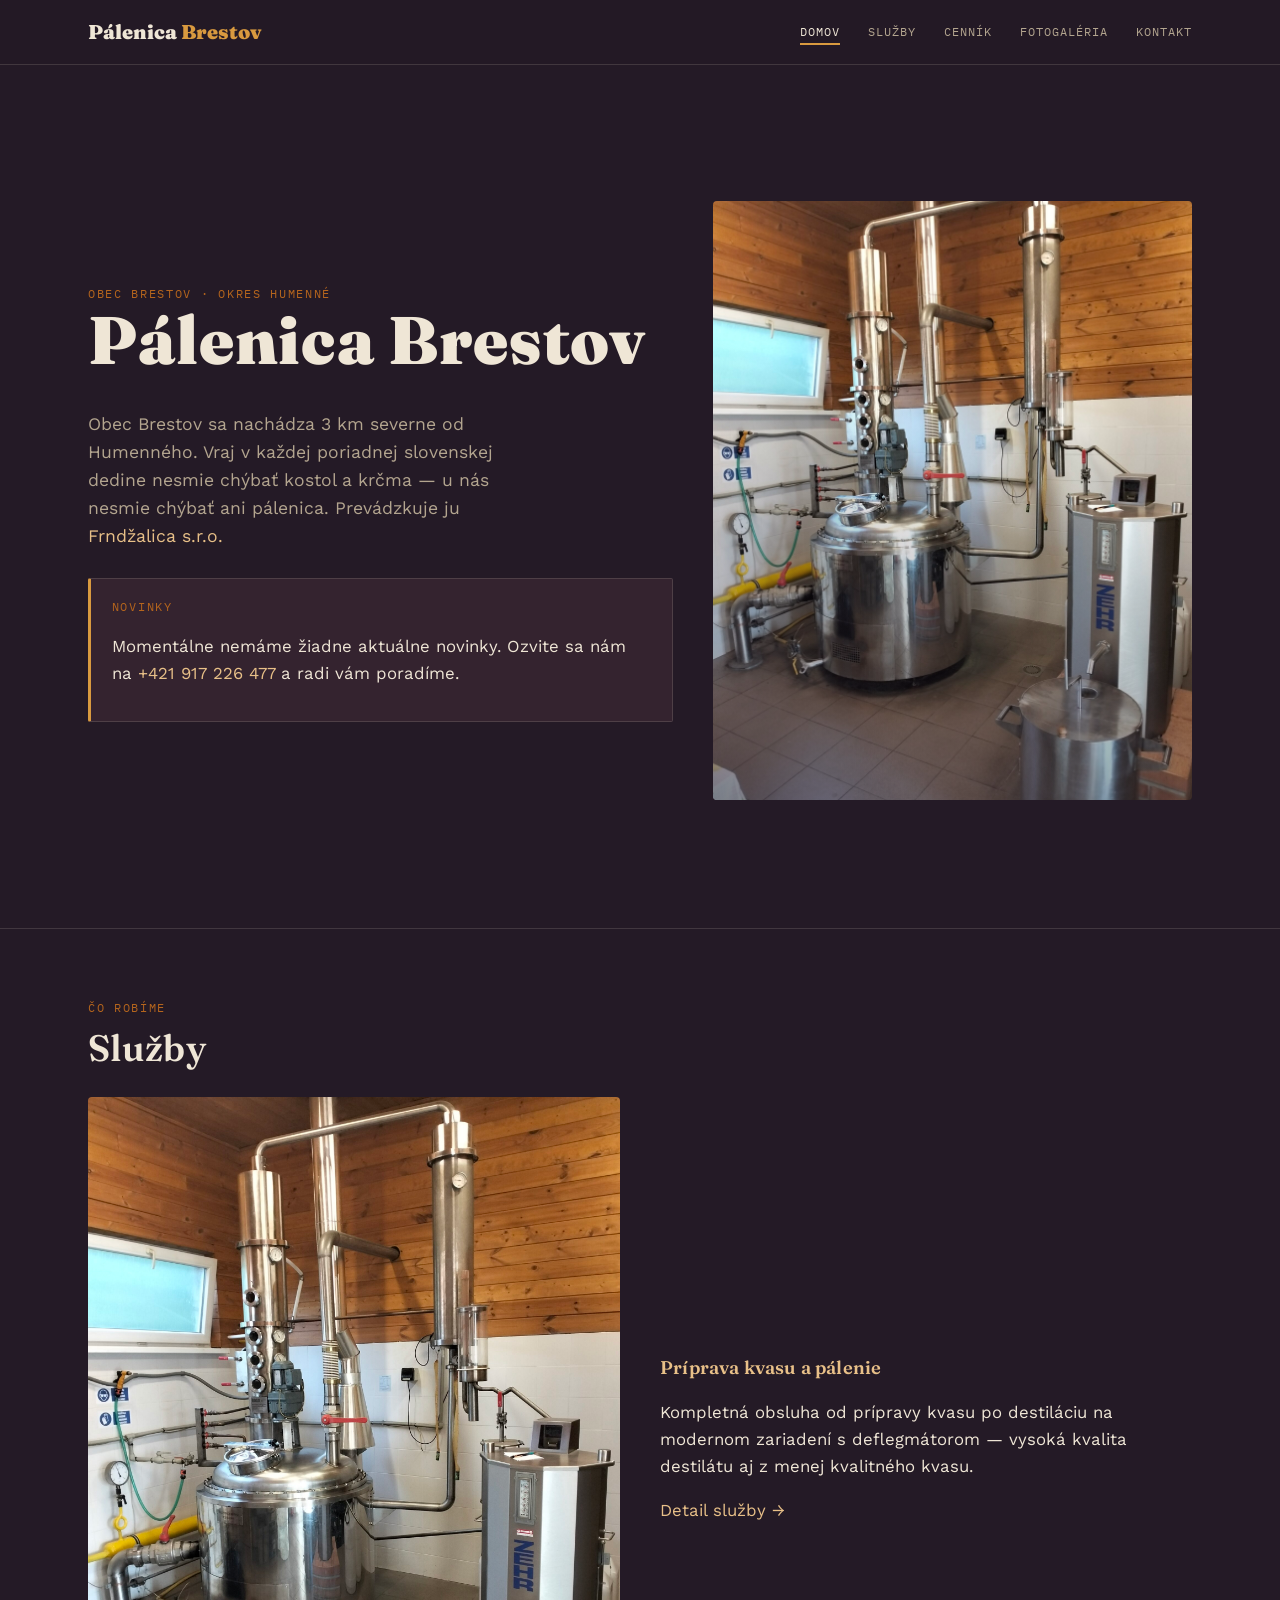
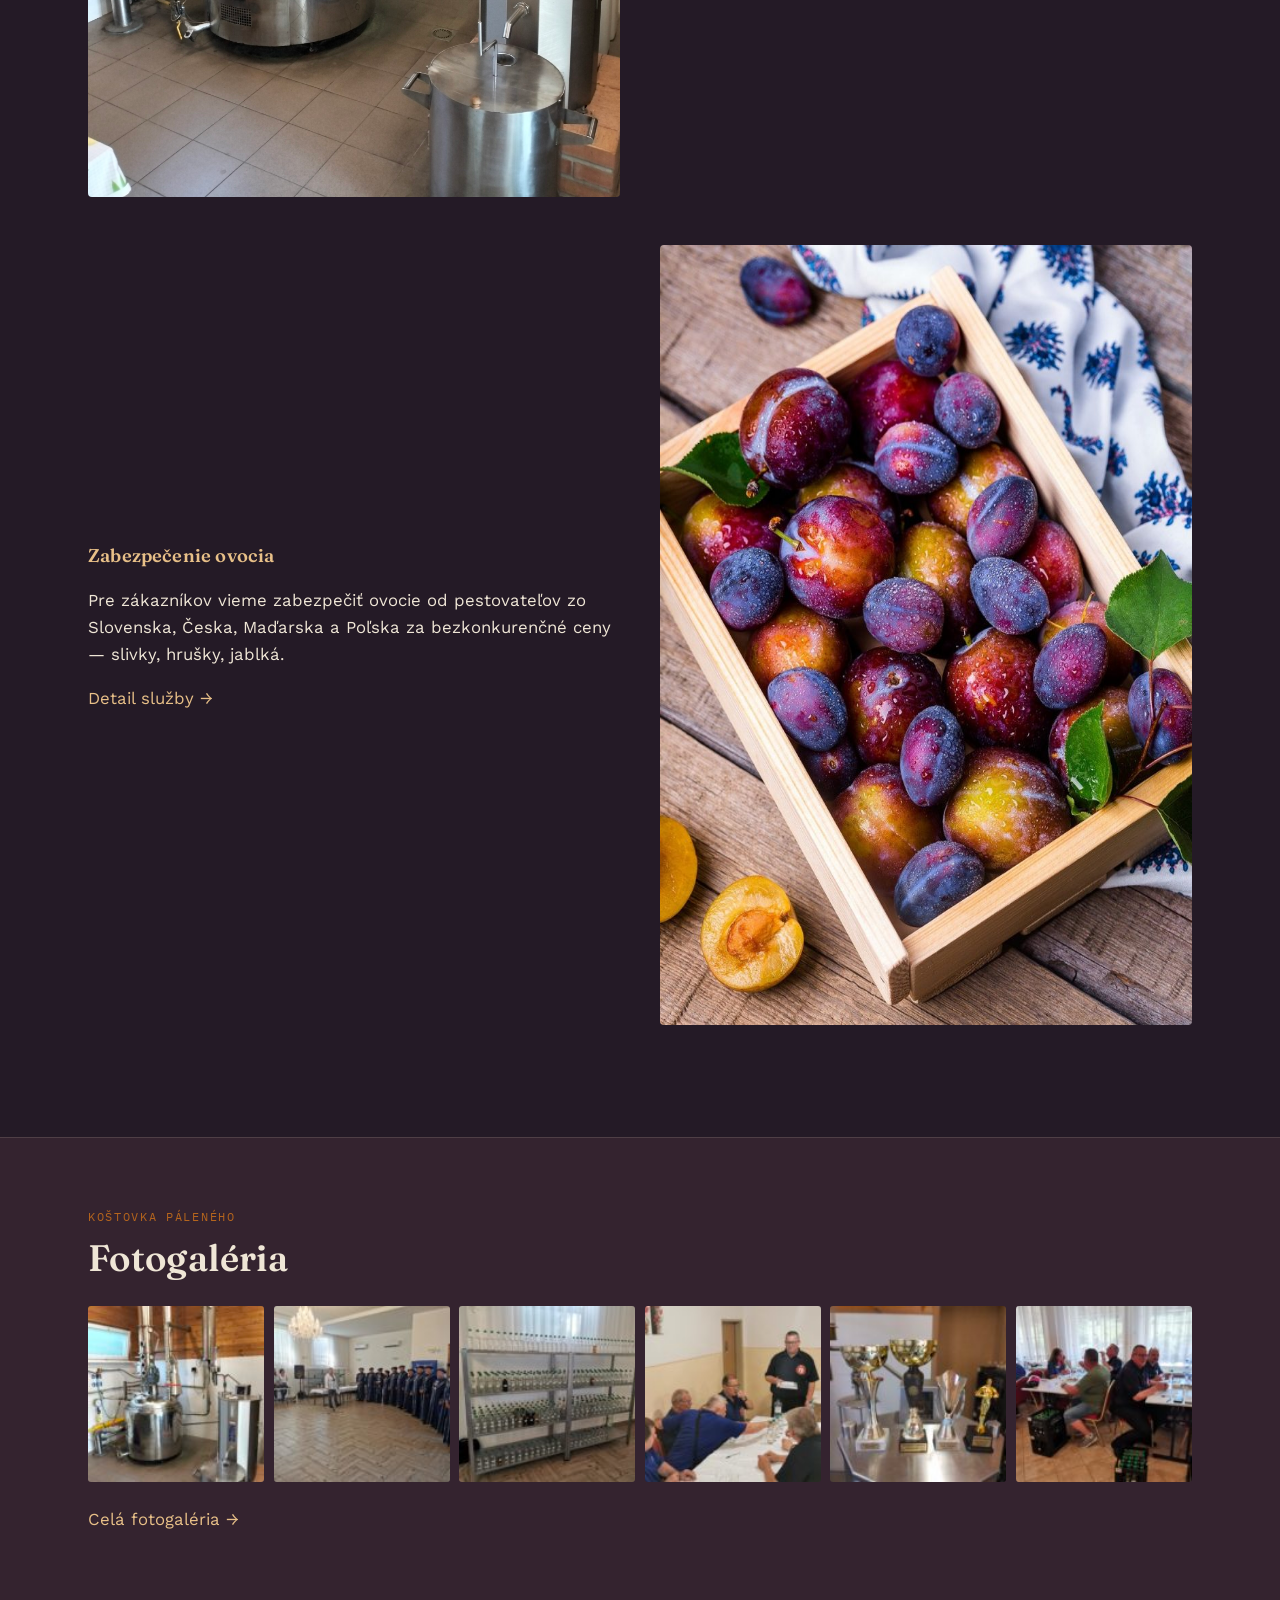
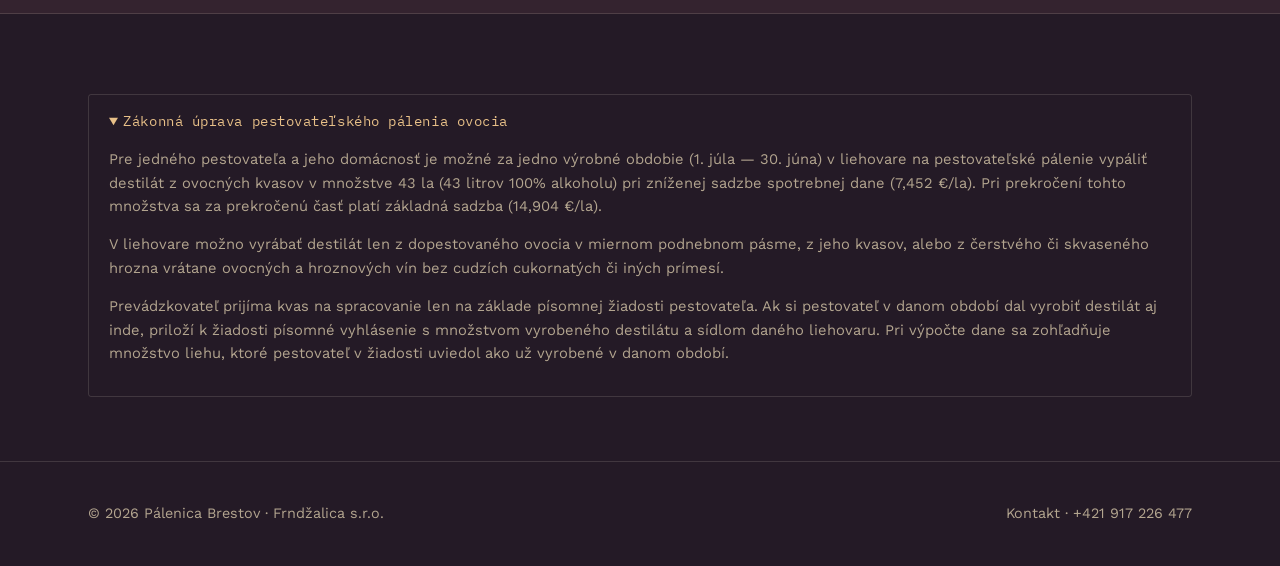
<file: index.html>
<!DOCTYPE html>
<html lang="sk">
<head>
<meta charset="UTF-8">
<meta name="viewport" content="width=device-width, initial-scale=1">
<title>Domov — Pálenica Brestov</title>
<meta name="description" content="Pálenica Brestov — Frndžalica s.r.o., pestovateľské pálenie ovocných destilátov v obci Brestov pri Humennom.">
<link rel="stylesheet" href="css/style.css">
</head>
<body>
<a class="skip-link" href="#obsah">Preskočiť na obsah</a>

<header class="site">
  <div class="nav-inner">
    <a class="brand" href="index.html">Pálenica <span>Brestov</span></a>
    <nav class="menu" aria-label="Hlavné menu">
      <ul>
        <li><a href="index.html" aria-current="page">Domov</a></li>
        <li><a href="sluzby.html">Služby</a></li>
        <li><a href="cennik.html">Cenník</a></li>
        <li><a href="fotogaleria.html">Fotogaléria</a></li>
        <li><a href="kontakt.html">Kontakt</a></li>
      </ul>
    </nav>
  </div>
</header>

<main id="obsah">
  <section class="hero">
    <div class="hero-grid">
      <div>
        <span class="eyebrow">Obec Brestov · okres Humenné</span>
        <h1>Pálenica Brestov</h1>
        <p class="lead">Obec Brestov sa nachádza 3&nbsp;km severne od Humenného. Vraj v každej poriadnej slovenskej dedine nesmie chýbať kostol a krčma — u nás nesmie chýbať ani pálenica. Prevádzkuje ju <a href="http://www.orsr.sk/hladaj_osoba.asp?PR=Valiska&MENO=Peter&SID=0&T=f0&R=on">Frndžalica&nbsp;s.r.o.</a></p>

        <div class="news-card">
          <span class="eyebrow">Novinky</span>
          <p>Momentálne nemáme žiadne aktuálne novinky. Ozvite sa nám na <a href="tel:+421917226477">+421&nbsp;917&nbsp;226&nbsp;477</a> a radi vám poradíme.</p>
        </div>
      </div>
      <div class="hero-media">
        <img src="assets/img/hero-priprava.jpg" alt="Príprava kvasu a pálenie v pálenici Brestov" width="800" height="1000">
      </div>
    </div>
  </section>

  <section>
    <div class="wrap">
      <span class="eyebrow">Čo robíme</span>
      <h2>Služby</h2>

      <div class="two-col">
        <div class="media">
          <a href="sluzby.html"><img src="assets/img/hero-priprava.jpg" alt="Príprava kvasu a pálenie" width="600" height="700"></a>
        </div>
        <div>
          <h3>Príprava kvasu a pálenie</h3>
          <p>Kompletná obsluha od prípravy kvasu po destiláciu na modernom zariadení s deflegmátorom — vysoká kvalita destilátu aj z menej kvalitného kvasu.</p>
          <p><a href="sluzby.html">Detail služby →</a></p>
        </div>
      </div>

      <div class="two-col reverse">
        <div class="media">
          <a href="sluzby.html"><img src="assets/img/sluzby-ovocie.jpg" alt="Slivky pripravené na spracovanie" width="600" height="780"></a>
        </div>
        <div>
          <h3>Zabezpečenie ovocia</h3>
          <p>Pre zákazníkov vieme zabezpečiť ovocie od pestovateľov zo Slovenska, Česka, Maďarska a Poľska za bezkonkurenčné ceny — slivky, hrušky, jablká.</p>
          <p><a href="sluzby.html">Detail služby →</a></p>
        </div>
      </div>
    </div>
  </section>

  <section class="alt">
    <div class="wrap">
      <span class="eyebrow">Koštovka páleného</span>
      <h2>Fotogaléria</h2>
      <div class="gallery-grid">
        <a href="fotogaleria.html"><img src="assets/img/gallery/g15-1000006849.jpg" alt="Z pálenice Brestov" loading="lazy"></a>
        <a href="fotogaleria.html"><img src="assets/img/gallery/g05-wa0003.jpg" alt="Z pálenice Brestov" loading="lazy"></a>
        <a href="fotogaleria.html"><img src="assets/img/gallery/g06-wa0007.jpg" alt="Z pálenice Brestov" loading="lazy"></a>
        <a href="fotogaleria.html"><img src="assets/img/gallery/g04-205236.jpg" alt="Z pálenice Brestov" loading="lazy"></a>
        <a href="fotogaleria.html"><img src="assets/img/gallery/g16-1000006855.jpg" alt="Z pálenice Brestov" loading="lazy"></a>
        <a href="fotogaleria.html"><img src="assets/img/gallery/g03-174756.jpg" alt="Z pálenice Brestov" loading="lazy"></a>
      </div>
      <p style="margin-top:1.5rem"><a href="fotogaleria.html">Celá fotogaléria →</a></p>
    </div>
  </section>

  <section>
    <div class="wrap">
      <details class="legal" open>
        <summary>Zákonná úprava pestovateľského pálenia ovocia</summary>
        <p>Pre jedného pestovateľa a jeho domácnosť je možné za jedno výrobné obdobie (1.&nbsp;júla — 30.&nbsp;júna) v liehovare na pestovateľské pálenie vypáliť destilát z ovocných kvasov v množstve 43&nbsp;la (43&nbsp;litrov 100% alkoholu) pri zníženej sadzbe spotrebnej dane (7,452&nbsp;€/la). Pri prekročení tohto množstva sa za prekročenú časť platí základná sadzba (14,904&nbsp;€/la).</p>
        <p>V liehovare možno vyrábať destilát len z dopestovaného ovocia v miernom podnebnom pásme, z jeho kvasov, alebo z čerstvého či skvaseného hrozna vrátane ovocných a hroznových vín bez cudzích cukornatých či iných prímesí.</p>
        <p>Prevádzkovateľ prijíma kvas na spracovanie len na základe písomnej žiadosti pestovateľa. Ak si pestovateľ v danom období dal vyrobiť destilát aj inde, priloží k žiadosti písomné vyhlásenie s množstvom vyrobeného destilátu a sídlom daného liehovaru. Pri výpočte dane sa zohľadňuje množstvo liehu, ktoré pestovateľ v žiadosti uviedol ako už vyrobené v danom období.</p>
      </details>
    </div>
  </section>
</main>

<footer class="site">
  <div class="wrap">
    <span>© 2026 Pálenica Brestov · Frndžalica s.r.o.</span>
    <span><a href="kontakt.html">Kontakt</a> · <a href="tel:+421917226477">+421 917 226 477</a></span>
  </div>
</footer>
</body>
</html>
</file>
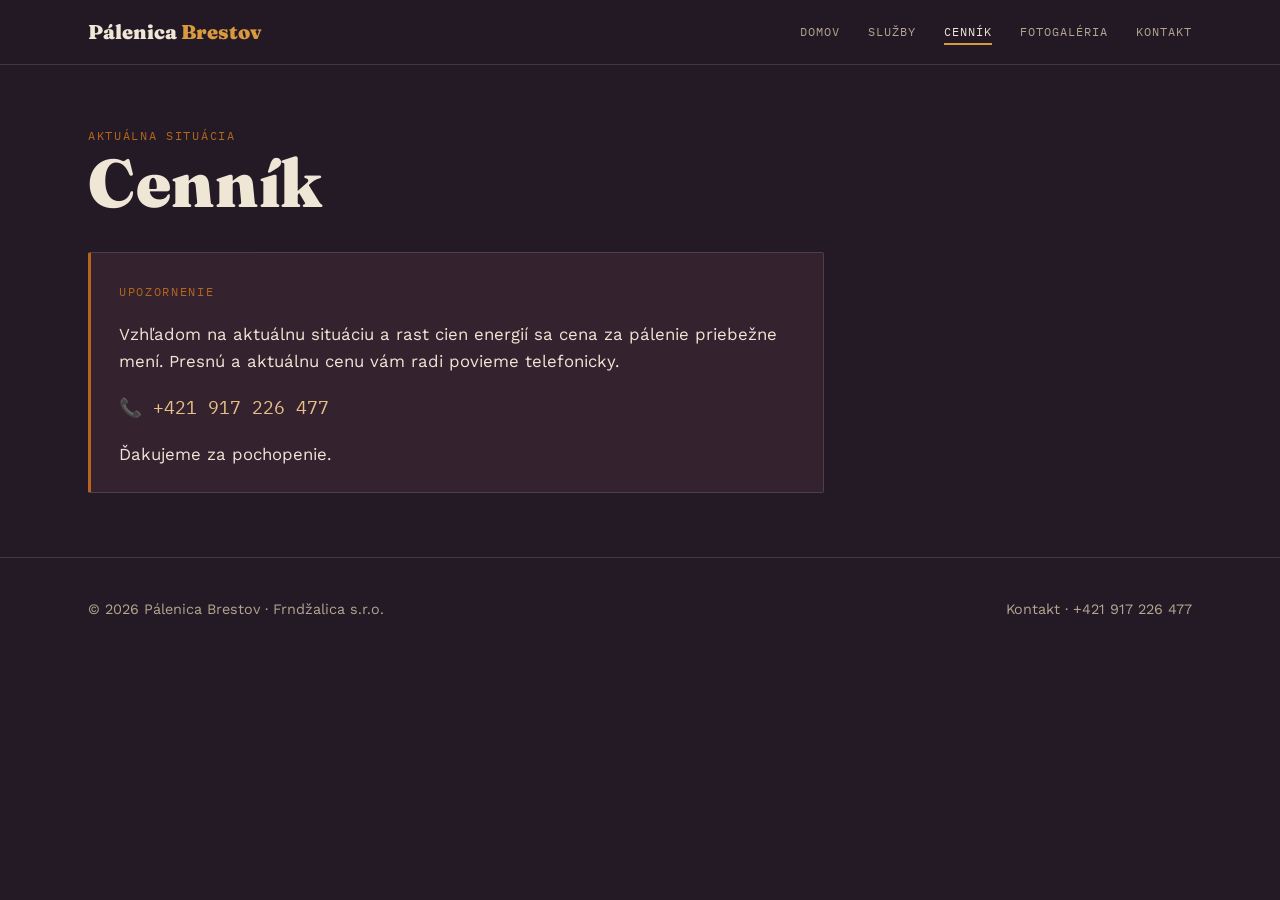
<file: cennik.html>
<!DOCTYPE html>
<html lang="sk">
<head>
<meta charset="UTF-8">
<meta name="viewport" content="width=device-width, initial-scale=1">
<title>Cenník — Pálenica Brestov</title>
<meta name="description" content="Aktuálne informácie o cene pálenia v pálenici Brestov.">
<link rel="stylesheet" href="css/style.css">
</head>
<body>
<a class="skip-link" href="#obsah">Preskočiť na obsah</a>

<header class="site">
  <div class="nav-inner">
    <a class="brand" href="index.html">Pálenica <span>Brestov</span></a>
    <nav class="menu" aria-label="Hlavné menu">
      <ul>
        <li><a href="index.html">Domov</a></li>
        <li><a href="sluzby.html">Služby</a></li>
        <li><a href="cennik.html" aria-current="page">Cenník</a></li>
        <li><a href="fotogaleria.html">Fotogaléria</a></li>
        <li><a href="kontakt.html">Kontakt</a></li>
      </ul>
    </nav>
  </div>
</header>

<main id="obsah">
  <section style="padding-top:3.5rem">
    <div class="wrap">
      <span class="eyebrow">Aktuálna situácia</span>
      <h1>Cenník</h1>

      <div class="notice" style="margin-top:2rem">
        <span class="eyebrow">Upozornenie</span>
        <p>Vzhľadom na aktuálnu situáciu a rast cien energií sa cena za pálenie priebežne mení. Presnú a aktuálnu cenu vám radi povieme telefonicky.</p>
        <p class="phone-cta">📞 <a href="tel:+421917226477">+421 917 226 477</a></p>
        <p style="margin-bottom:0">Ďakujeme za pochopenie.</p>
      </div>
    </div>
  </section>
</main>

<footer class="site">
  <div class="wrap">
    <span>© 2026 Pálenica Brestov · Frndžalica s.r.o.</span>
    <span><a href="kontakt.html">Kontakt</a> · <a href="tel:+421917226477">+421 917 226 477</a></span>
  </div>
</footer>
</body>
</html>
</file>
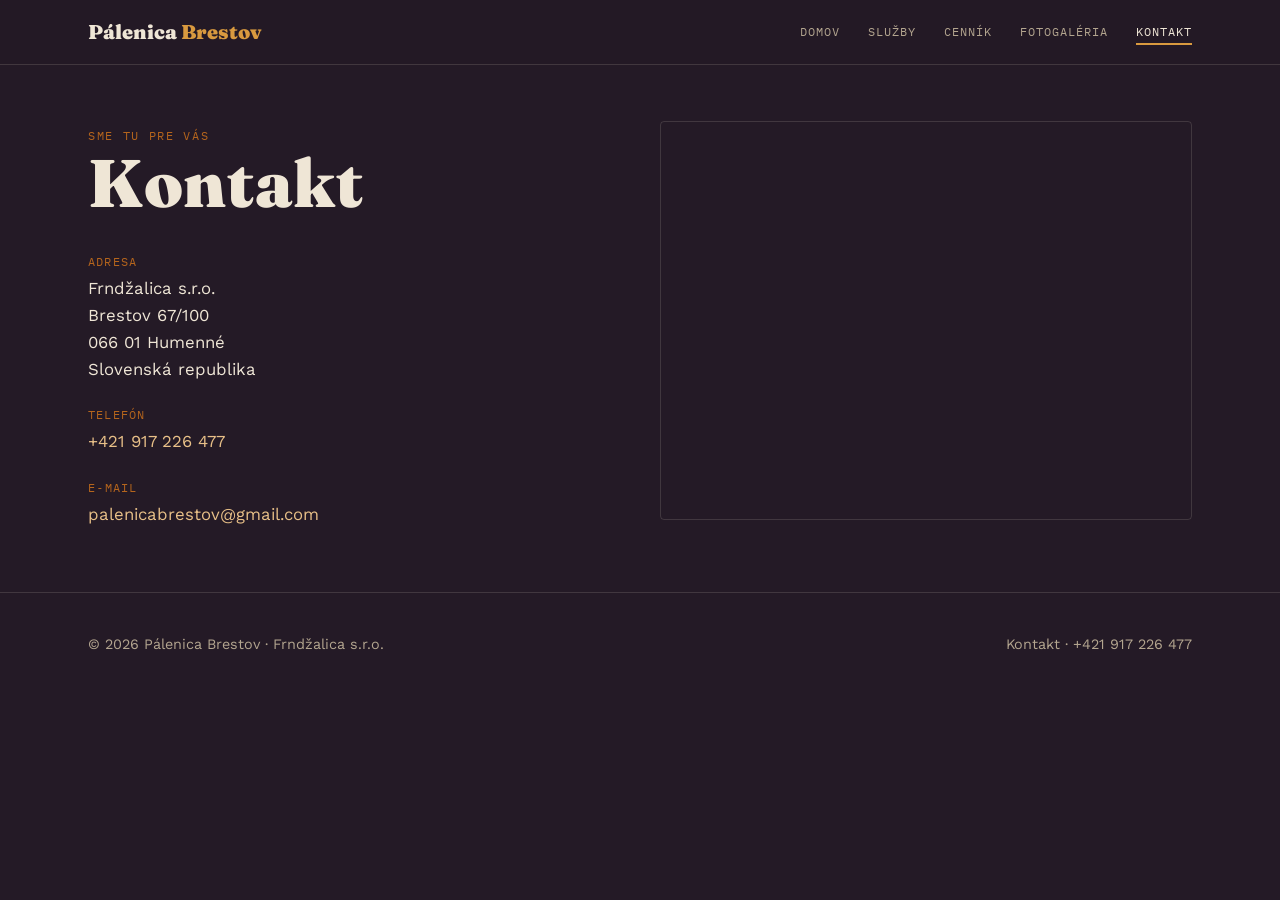
<file: kontakt.html>
<!DOCTYPE html>
<html lang="sk">
<head>
<meta charset="UTF-8">
<meta name="viewport" content="width=device-width, initial-scale=1">
<title>Kontakt — Pálenica Brestov</title>
<meta name="description" content="Kontaktné údaje na pálenicu Brestov — Frndžalica s.r.o.">
<link rel="stylesheet" href="css/style.css">
</head>
<body>
<a class="skip-link" href="#obsah">Preskočiť na obsah</a>

<header class="site">
  <div class="nav-inner">
    <a class="brand" href="index.html">Pálenica <span>Brestov</span></a>
    <nav class="menu" aria-label="Hlavné menu">
      <ul>
        <li><a href="index.html">Domov</a></li>
        <li><a href="sluzby.html">Služby</a></li>
        <li><a href="cennik.html">Cenník</a></li>
        <li><a href="fotogaleria.html">Fotogaléria</a></li>
        <li><a href="kontakt.html" aria-current="page">Kontakt</a></li>
      </ul>
    </nav>
  </div>
</header>

<main id="obsah">
  <section style="padding-top:3.5rem">
    <div class="wrap contact-grid">
      <div>
        <span class="eyebrow">Sme tu pre vás</span>
        <h1>Kontakt</h1>
        <dl>
          <dt>Adresa</dt>
          <dd>Frndžalica s.r.o.<br>Brestov 67/100<br>066 01 Humenné<br>Slovenská republika</dd>

          <dt>Telefón</dt>
          <dd><a href="tel:+421917226477">+421 917 226 477</a></dd>

          <dt>E‑mail</dt>
          <dd><a href="mailto:palenicabrestov@gmail.com">palenicabrestov@gmail.com</a></dd>
        </dl>
      </div>
      <div class="map-frame">
        <iframe src="https://maps.google.com/maps?q=48.9628002,21.8895319&t=m&z=14&output=embed&iwloc=near" title="Mapa — Pálenica Brestov" loading="lazy" referrerpolicy="no-referrer-when-downgrade"></iframe>
      </div>
    </div>
  </section>
</main>

<footer class="site">
  <div class="wrap">
    <span>© 2026 Pálenica Brestov · Frndžalica s.r.o.</span>
    <span><a href="kontakt.html">Kontakt</a> · <a href="tel:+421917226477">+421 917 226 477</a></span>
  </div>
</footer>
</body>
</html>
</file>
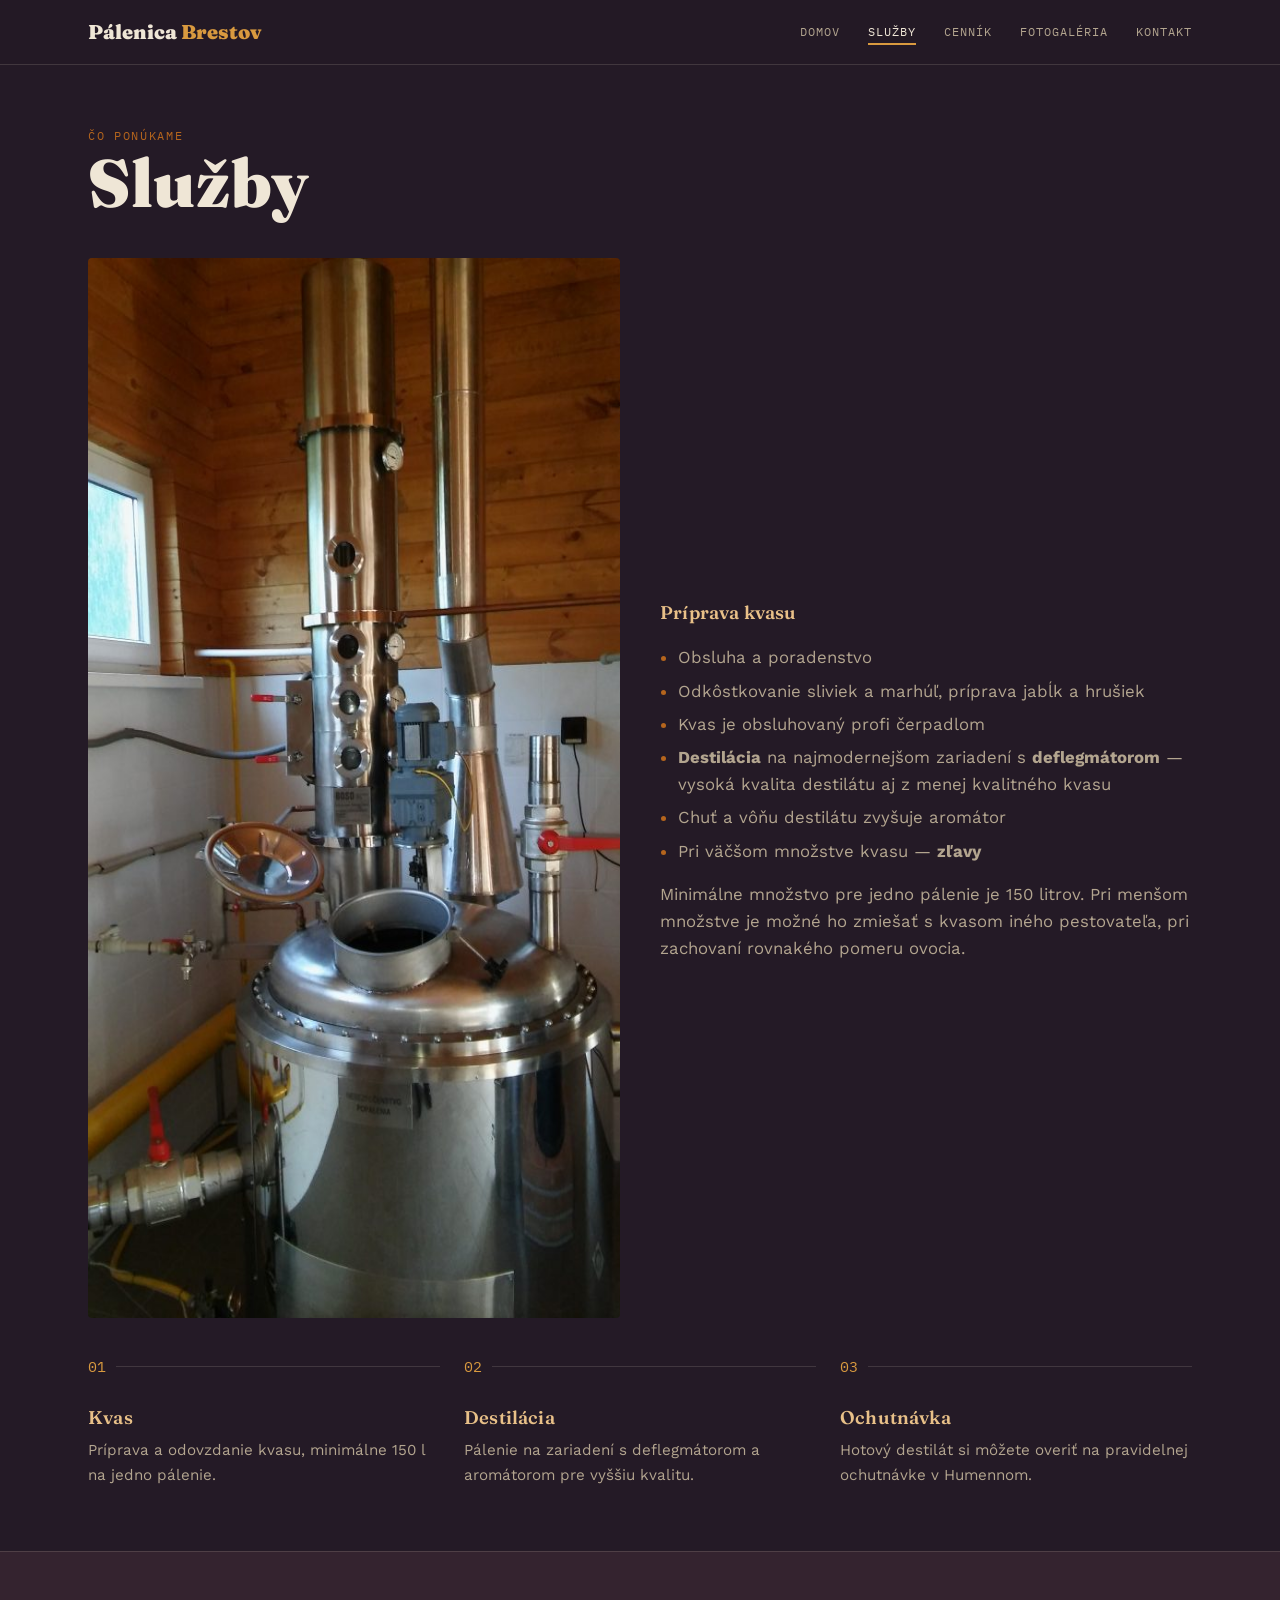
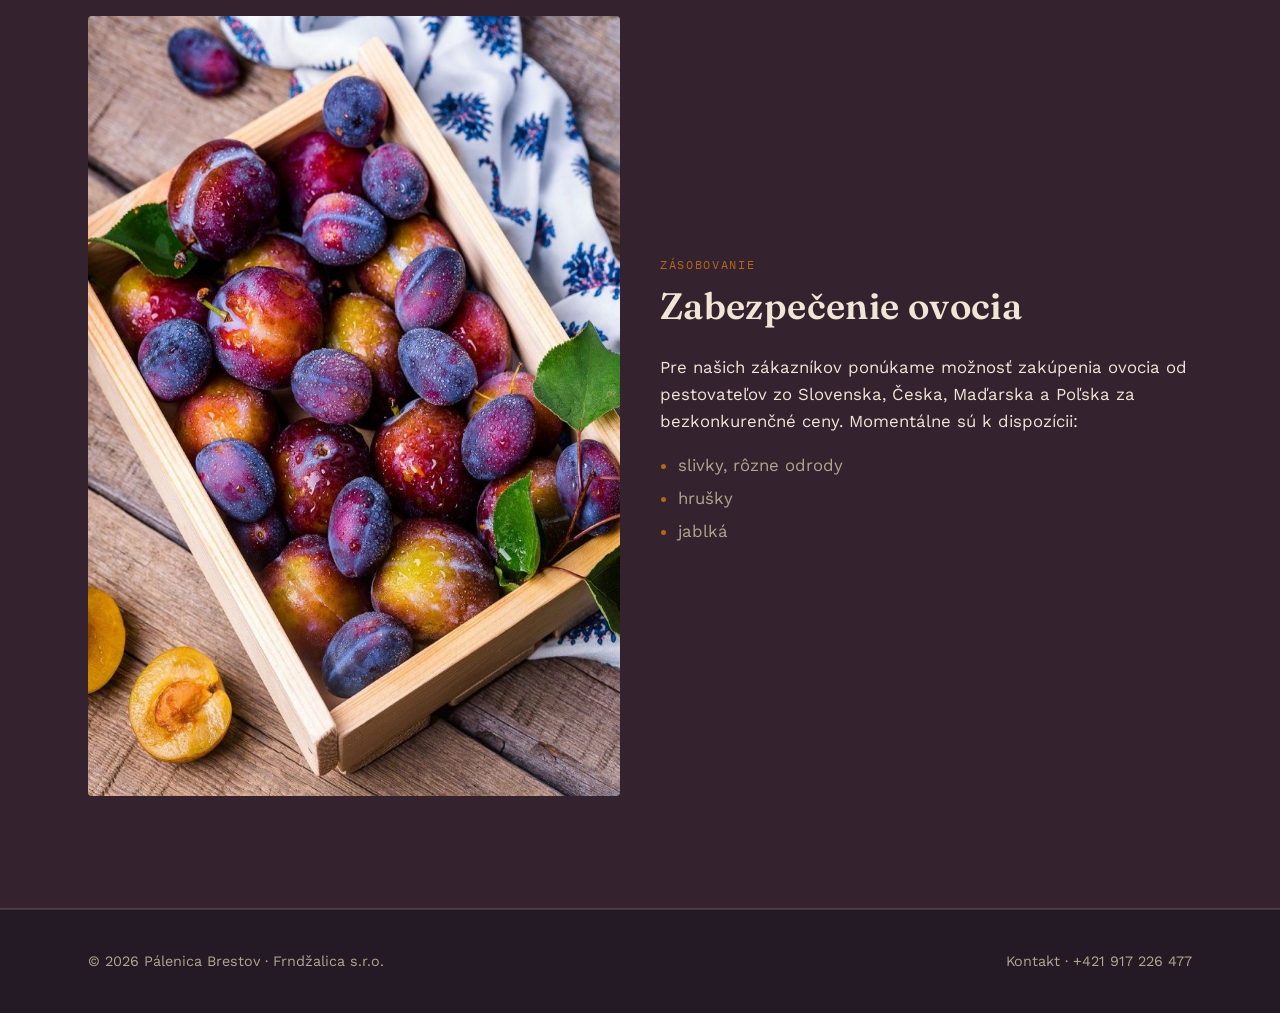
<file: sluzby.html>
<!DOCTYPE html>
<html lang="sk">
<head>
<meta charset="UTF-8">
<meta name="viewport" content="width=device-width, initial-scale=1">
<title>Služby — Pálenica Brestov</title>
<meta name="description" content="Príprava kvasu, pálenie na modernom deflegmačnom zariadení a zabezpečenie ovocia — služby pálenice Brestov.">
<link rel="stylesheet" href="css/style.css">
</head>
<body>
<a class="skip-link" href="#obsah">Preskočiť na obsah</a>

<header class="site">
  <div class="nav-inner">
    <a class="brand" href="index.html">Pálenica <span>Brestov</span></a>
    <nav class="menu" aria-label="Hlavné menu">
      <ul>
        <li><a href="index.html">Domov</a></li>
        <li><a href="sluzby.html" aria-current="page">Služby</a></li>
        <li><a href="cennik.html">Cenník</a></li>
        <li><a href="fotogaleria.html">Fotogaléria</a></li>
        <li><a href="kontakt.html">Kontakt</a></li>
      </ul>
    </nav>
  </div>
</header>

<main id="obsah">
  <section style="padding-top:3.5rem">
    <div class="wrap">
      <span class="eyebrow">Čo ponúkame</span>
      <h1>Služby</h1>

      <div class="two-col" style="margin-top:2.5rem">
        <div class="media">
          <img src="assets/img/destilacia-zariadenie.jpg" alt="Destilačné zariadenie s deflegmátorom" width="600" height="1060">
        </div>
        <div>
          <h3>Príprava kvasu</h3>
          <ul>
            <li>Obsluha a poradenstvo</li>
            <li>Odkôstkovanie sliviek a marhúľ, príprava jabĺk a hrušiek</li>
            <li>Kvas je obsluhovaný profi čerpadlom</li>
            <li><strong>Destilácia</strong> na najmodernejšom zariadení s <strong>deflegmátorom</strong> — vysoká kvalita destilátu aj z menej kvalitného kvasu</li>
            <li>Chuť a vôňu destilátu zvyšuje aromátor</li>
            <li>Pri väčšom množstve kvasu — <strong>zľavy</strong></li>
          </ul>
          <p style="color:var(--muted)">Minimálne množstvo pre jedno pálenie je 150&nbsp;litrov. Pri menšom množstve je možné ho zmiešať s kvasom iného pestovateľa, pri zachovaní rovnakého pomeru ovocia.</p>
        </div>
      </div>

      <div class="process" aria-label="Postup spracovania">
        <div class="step">
          <h3>Kvas</h3>
          <p>Príprava a odovzdanie kvasu, minimálne 150&nbsp;l na jedno pálenie.</p>
        </div>
        <div class="step">
          <h3>Destilácia</h3>
          <p>Pálenie na zariadení s deflegmátorom a aromátorom pre vyššiu kvalitu.</p>
        </div>
        <div class="step">
          <h3>Ochutnávka</h3>
          <p>Hotový destilát si môžete overiť na pravidelnej ochutnávke v Humennom.</p>
        </div>
      </div>
    </div>
  </section>

  <section class="alt">
    <div class="wrap two-col">
      <div class="media">
        <img src="assets/img/sluzby-ovocie.jpg" alt="Slivky pripravené na spracovanie" width="600" height="780">
      </div>
      <div>
        <span class="eyebrow">Zásobovanie</span>
        <h2>Zabezpečenie ovocia</h2>
        <p>Pre našich zákazníkov ponúkame možnosť zakúpenia ovocia od pestovateľov zo Slovenska, Česka, Maďarska a Poľska za bezkonkurenčné ceny. Momentálne sú k dispozícii:</p>
        <ul>
          <li>slivky, rôzne odrody</li>
          <li>hrušky</li>
          <li>jablká</li>
        </ul>
      </div>
    </div>
  </section>
</main>

<footer class="site">
  <div class="wrap">
    <span>© 2026 Pálenica Brestov · Frndžalica s.r.o.</span>
    <span><a href="kontakt.html">Kontakt</a> · <a href="tel:+421917226477">+421 917 226 477</a></span>
  </div>
</footer>
</body>
</html>
</file>
<file: css/style.css>
/* ===========================================================
   Pálenica Brestov — design tokens
   Subject: tradičná pestovateľská pálenica v obci Brestov.
   Paleta stavia na farbe destilátu (jantár/meď) na tmavom
   slivkovom podklade — nie krémová/terrakotová šablóna.
   =========================================================== */

@import url('https://fonts.googleapis.com/css2?family=Fraunces:opsz,wght@9..144,500;9..144,600;9..144,900&family=Work+Sans:wght@400;500;600&family=IBM+Plex+Mono:wght@400;500&display=swap');

:root {
  --plum-900: #241a26;
  --plum-800: #34232f;
  --plum-700: #402b38;
  --copper: #b5651d;
  --amber: #d99a3f;
  --amber-soft: #e8c088;
  --parchment: #efe6d6;
  --muted: #b3a58f;
  --line: rgba(239, 230, 214, 0.14);

  --display: 'Fraunces', Georgia, serif;
  --body: 'Work Sans', system-ui, sans-serif;
  --mono: 'IBM Plex Mono', ui-monospace, monospace;

  --max: 72rem;
}

* { box-sizing: border-box; }
html { scroll-behavior: smooth; }

@media (prefers-reduced-motion: reduce) {
  html { scroll-behavior: auto; }
  * { animation-duration: 0.001ms !important; transition-duration: 0.001ms !important; }
}

body {
  margin: 0;
  background: var(--plum-900);
  color: var(--parchment);
  font-family: var(--body);
  line-height: 1.6;
  font-size: 1.05rem;
}

img { max-width: 100%; display: block; }

a {
  color: var(--amber-soft);
  text-decoration: none;
}
a:hover { color: var(--amber); }

a:focus-visible,
button:focus-visible,
summary:focus-visible {
  outline: 2px solid var(--amber);
  outline-offset: 3px;
}

h1, h2, h3 {
  font-family: var(--display);
  font-weight: 600;
  margin: 0 0 0.5em;
  color: var(--parchment);
  letter-spacing: 0.01em;
}

h1 { font-weight: 900; font-size: clamp(2.4rem, 6vw, 4.2rem); line-height: 1.05; }
h2 { font-size: clamp(1.6rem, 3.2vw, 2.3rem); }
h3 { font-size: 1.15rem; color: var(--amber-soft); }

.eyebrow {
  font-family: var(--mono);
  font-size: 0.75rem;
  letter-spacing: 0.14em;
  text-transform: uppercase;
  color: var(--copper);
}

.wrap {
  max-width: var(--max);
  margin: 0 auto;
  padding: 0 1.5rem;
}

/* ---------- Header / nav ---------- */
header.site {
  position: sticky;
  top: 0;
  z-index: 20;
  background: rgba(36, 26, 38, 0.9);
  backdrop-filter: blur(6px);
  border-bottom: 1px solid var(--line);
}
.nav-inner {
  display: flex;
  align-items: center;
  justify-content: space-between;
  padding: 1rem 1.5rem;
  max-width: var(--max);
  margin: 0 auto;
}
.brand {
  font-family: var(--display);
  font-weight: 900;
  font-size: 1.25rem;
  color: var(--parchment);
}
.brand span { color: var(--amber); }

nav.menu ul {
  list-style: none;
  display: flex;
  gap: 1.75rem;
  margin: 0;
  padding: 0;
  font-family: var(--mono);
  font-size: 0.78rem;
  letter-spacing: 0.08em;
  text-transform: uppercase;
}
nav.menu a {
  color: var(--muted);
  padding-bottom: 4px;
  border-bottom: 2px solid transparent;
}
nav.menu a:hover,
nav.menu a[aria-current="page"] {
  color: var(--parchment);
  border-bottom-color: var(--amber);
}

@media (max-width: 640px) {
  .nav-inner { flex-direction: column; align-items: flex-start; gap: 0.6rem; padding: 0.85rem 1.25rem; }
  nav.menu ul { flex-wrap: wrap; row-gap: 0.5rem; column-gap: 1.1rem; }
}

.skip-link {
  position: absolute;
  left: -9999px;
  background: var(--amber);
  color: var(--plum-900);
  padding: 0.5rem 1rem;
  z-index: 100;
}
.skip-link:focus { left: 1rem; top: 1rem; }

/* ---------- Hero ---------- */
.hero {
  position: relative;
  overflow: hidden;
  border-bottom: 1px solid var(--line);
}
.hero-grid {
  display: grid;
  grid-template-columns: 1.1fr 0.9fr;
  gap: 2.5rem;
  align-items: center;
  padding: 4.5rem 1.5rem 4rem;
  max-width: var(--max);
  margin: 0 auto;
}
.hero p.lead {
  color: var(--muted);
  font-size: 1.1rem;
  max-width: 40ch;
}
.hero-media {
  position: relative;
  border-radius: 4px;
  overflow: hidden;
  aspect-ratio: 4 / 5;
  background: linear-gradient(160deg, var(--plum-700), var(--plum-800));
}
.hero-media img {
  width: 100%; height: 100%; object-fit: cover;
}
.hero-media::after {
  content: "";
  position: absolute; inset: 0;
  background: linear-gradient(200deg, rgba(36,26,38,0) 40%, rgba(36,26,38,0.55));
  pointer-events: none;
}

.news-card {
  margin-top: 1.75rem;
  border: 1px solid var(--line);
  border-left: 3px solid var(--amber);
  background: var(--plum-800);
  padding: 1.1rem 1.3rem;
  border-radius: 2px;
}
.news-card .eyebrow { display: block; margin-bottom: 0.35rem; }
.news-card time,
.news-card strong { color: var(--amber-soft); font-family: var(--mono); font-weight: 400; }

@media (max-width: 800px) {
  .hero-grid { grid-template-columns: 1fr; padding-top: 3rem; }
  .hero-media { order: -1; aspect-ratio: 16/10; }
}

/* ---------- Sections ---------- */
section { padding: 4rem 0; }
section.alt { background: var(--plum-800); border-top: 1px solid var(--line); border-bottom: 1px solid var(--line); }

.two-col {
  display: grid;
  grid-template-columns: 1fr 1fr;
  gap: 2.5rem;
  align-items: center;
  margin-bottom: 3rem;
}
.two-col.reverse .media { order: 2; }
.two-col img { border-radius: 4px; }
.two-col ul { padding-left: 1.1rem; color: var(--muted); }
.two-col li::marker { color: var(--copper); }
.two-col li { margin-bottom: 0.4rem; }

@media (max-width: 800px) {
  .two-col, .two-col.reverse .media { grid-template-columns: 1fr; order: initial; }
}

/* ---------- Process strip (genuine sequence: kvas -> destilácia -> ochutnávka) ---------- */
.process {
  display: grid;
  grid-template-columns: repeat(3, 1fr);
  gap: 1.5rem;
  counter-reset: step;
  margin-top: 2.5rem;
}
.process .step {
  position: relative;
  padding-top: 2.2rem;
  border-top: 1px solid var(--line);
}
.process .step::before {
  counter-increment: step;
  content: "0" counter(step);
  font-family: var(--mono);
  color: var(--amber);
  position: absolute;
  top: -0.85rem;
  left: 0;
  background: var(--plum-900);
  padding-right: 0.6rem;
  font-size: 0.95rem;
}
section.alt .process .step::before { background: var(--plum-800); }
.process h3 { margin-bottom: 0.4rem; }
.process p { color: var(--muted); margin: 0; font-size: 0.95rem; }

@media (max-width: 800px) {
  .process { grid-template-columns: 1fr; }
}

/* ---------- Gallery ---------- */
.gallery-grid {
  display: grid;
  grid-template-columns: repeat(auto-fill, minmax(160px, 1fr));
  gap: 0.6rem;
}
.gallery-grid a {
  display: block;
  aspect-ratio: 1;
  overflow: hidden;
  border-radius: 3px;
  background: var(--plum-800);
}
.gallery-grid img {
  width: 100%; height: 100%; object-fit: cover;
  transition: transform 0.35s ease;
}
.gallery-grid a:hover img { transform: scale(1.06); }

/* ---------- Lightbox ---------- */
.lightbox {
  position: fixed;
  inset: 0;
  z-index: 100;
  display: none;
  align-items: center;
  justify-content: center;
  background: rgba(20, 14, 21, 0.94);
  backdrop-filter: blur(4px);
  padding: 1.5rem;
}
.lightbox.open { display: flex; }

.lightbox-figure {
  margin: 0;
  max-width: min(92vw, 1100px);
  max-height: 88vh;
  display: flex;
  flex-direction: column;
  align-items: center;
  gap: 0.9rem;
}
.lightbox-figure img {
  max-width: 100%;
  max-height: 78vh;
  width: auto;
  height: auto;
  border-radius: 4px;
  box-shadow: 0 24px 60px rgba(0, 0, 0, 0.6);
}
.lightbox-counter {
  font-family: var(--mono);
  font-size: 0.8rem;
  letter-spacing: 0.1em;
  color: var(--amber-soft);
}

.lightbox-btn {
  position: absolute;
  top: 50%;
  transform: translateY(-50%);
  width: 3rem;
  height: 3rem;
  border-radius: 50%;
  border: 1px solid var(--line);
  background: rgba(52, 35, 47, 0.85);
  color: var(--parchment);
  font-size: 1.6rem;
  line-height: 1;
  cursor: pointer;
  display: flex;
  align-items: center;
  justify-content: center;
  transition: background 0.2s ease, color 0.2s ease;
}
.lightbox-btn:hover { background: var(--amber); color: var(--plum-900); }
.lightbox-prev { left: 1rem; }
.lightbox-next { right: 1rem; }

.lightbox-close {
  position: absolute;
  top: 1rem;
  right: 1rem;
  width: 2.75rem;
  height: 2.75rem;
  border-radius: 50%;
  border: 1px solid var(--line);
  background: rgba(52, 35, 47, 0.85);
  color: var(--parchment);
  font-size: 1.5rem;
  line-height: 1;
  cursor: pointer;
  transition: background 0.2s ease, color 0.2s ease;
}
.lightbox-close:hover { background: var(--amber); color: var(--plum-900); }

@media (max-width: 640px) {
  .lightbox-btn { width: 2.6rem; height: 2.6rem; font-size: 1.3rem; }
  .lightbox-prev { left: 0.4rem; }
  .lightbox-next { right: 0.4rem; }
}

/* ---------- Cards / price note ---------- */
.notice {
  border: 1px solid var(--line);
  border-left: 3px solid var(--copper);
  background: var(--plum-800);
  padding: 1.5rem 1.75rem;
  border-radius: 2px;
  max-width: 46rem;
}
.notice .eyebrow { margin-bottom: 0.5rem; }
.phone-cta {
  font-family: var(--mono);
  font-size: 1.15rem;
  color: var(--amber);
}

/* ---------- Contact ---------- */
.contact-grid {
  display: grid;
  grid-template-columns: 1fr 1fr;
  gap: 2.5rem;
}
.contact-grid dl { margin: 0; }
.contact-grid dt { font-family: var(--mono); font-size: 0.75rem; text-transform: uppercase; letter-spacing: 0.1em; color: var(--copper); margin-top: 1.4rem; }
.contact-grid dt:first-child { margin-top: 0; }
.contact-grid dd { margin: 0.25rem 0 0; font-size: 1.05rem; }
.map-frame {
  border: 1px solid var(--line);
  border-radius: 4px;
  overflow: hidden;
  aspect-ratio: 4/3;
}
.map-frame iframe { width: 100%; height: 100%; border: 0; }

@media (max-width: 800px) {
  .contact-grid { grid-template-columns: 1fr; }
}

/* ---------- Legal details ---------- */
details.legal {
  border: 1px solid var(--line);
  border-radius: 3px;
  padding: 1rem 1.25rem;
  margin-top: 1rem;
}
details.legal summary {
  cursor: pointer;
  font-family: var(--mono);
  font-size: 0.85rem;
  letter-spacing: 0.04em;
  color: var(--amber-soft);
}
details.legal p { color: var(--muted); font-size: 0.92rem; }

/* ---------- Footer ---------- */
footer.site {
  border-top: 1px solid var(--line);
  padding: 2.5rem 0;
  color: var(--muted);
  font-size: 0.9rem;
}
footer.site .wrap {
  display: flex;
  justify-content: space-between;
  flex-wrap: wrap;
  gap: 1rem;
}
footer.site a { color: var(--muted); }
footer.site a:hover { color: var(--amber-soft); }
</file>
